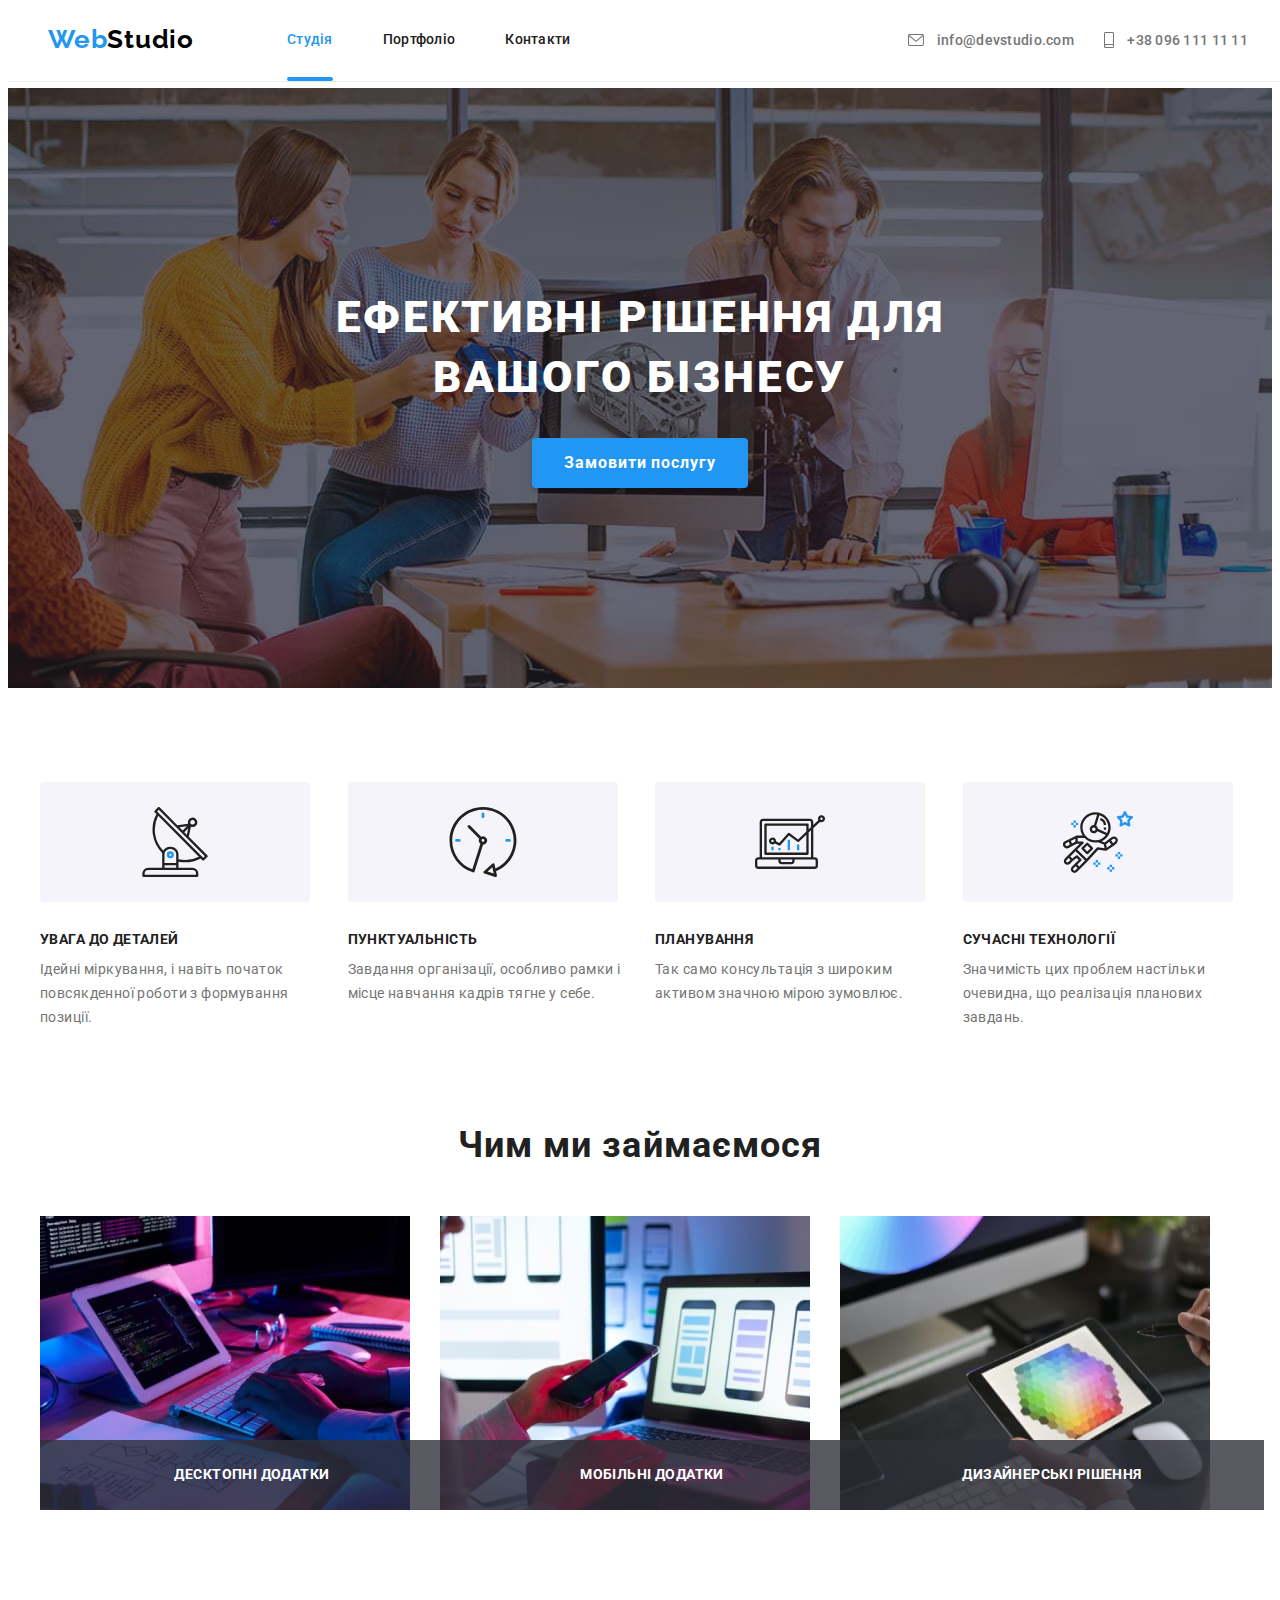
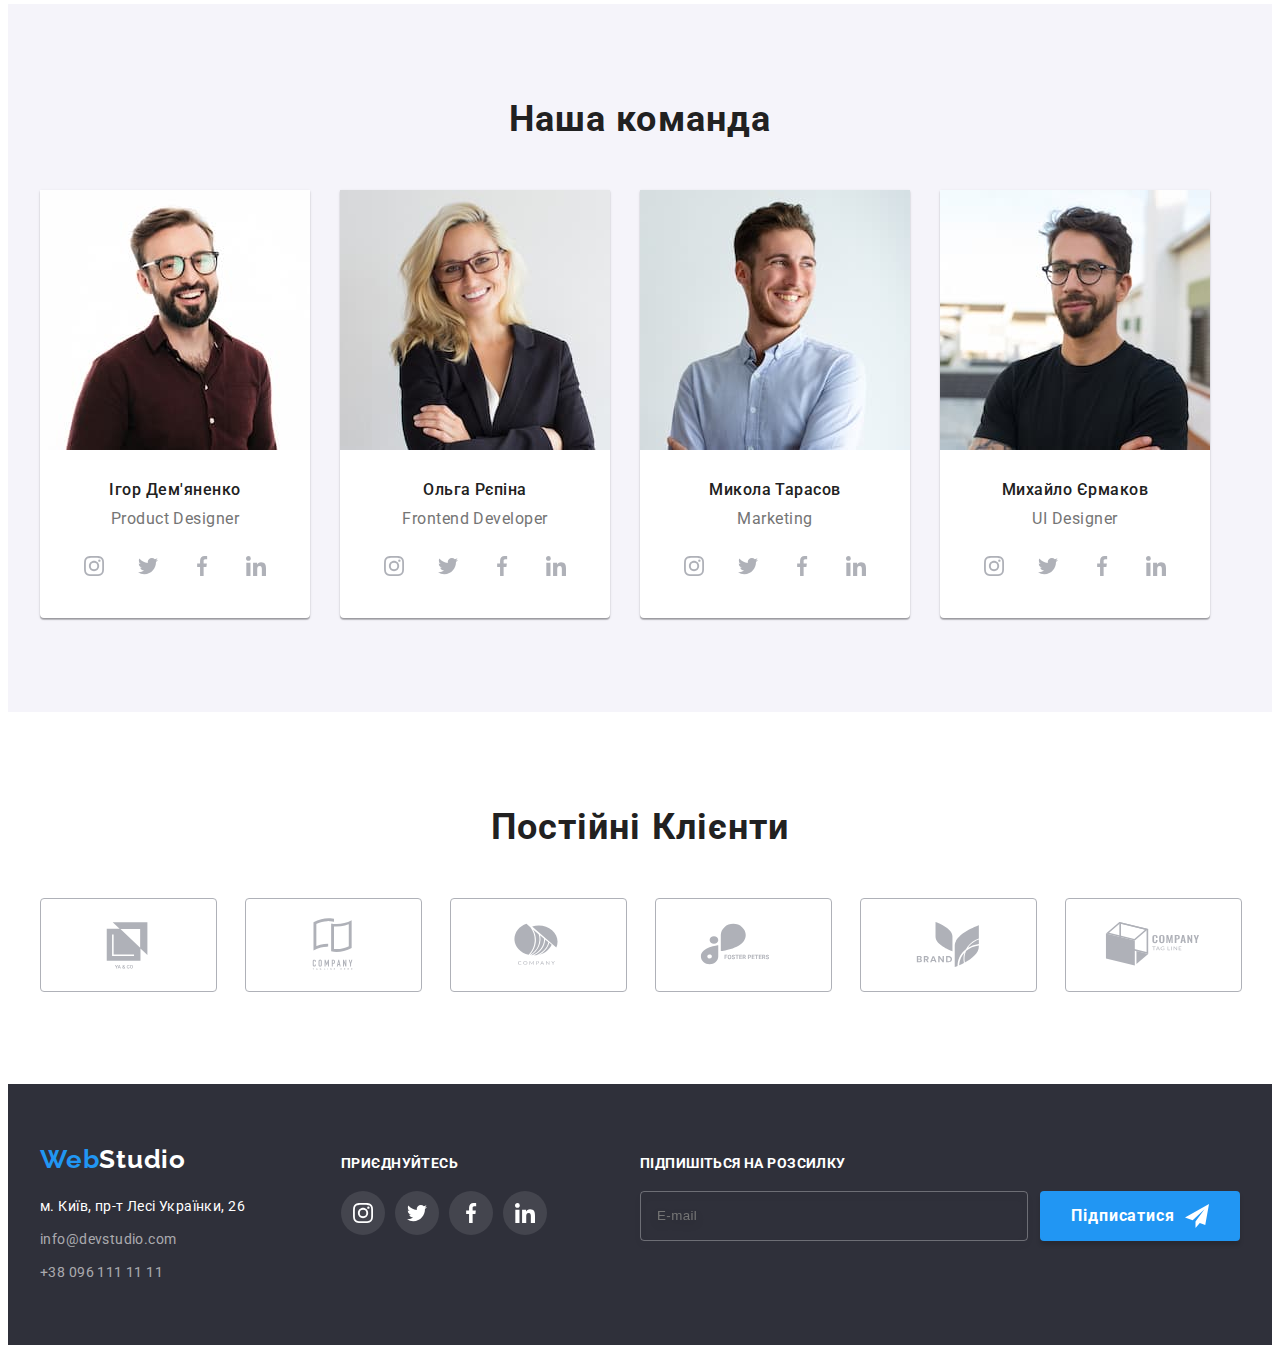
<file: index.html>
<!DOCTYPE html>
<html lang="uk">
  <head>
    <meta charset="UTF-8" />
    <meta http-equiv="X-UA-Compatible" content="IE=edge" />
    <meta name="viewport" content="width=device-width, initial-scale=1.0" />
    <title>Студія</title>
    <link rel="preconnect" href="https://fonts.googleapis.com" />
    <link rel="preconnect" href="https://fonts.gstatic.com" crossorigin />
    <link
      href="https://fonts.googleapis.com/css2?family=Raleway:wght@700&family=Roboto:wght@400;500;700;900&display=swap"
      rel="stylesheet"
    />
    <link
      rel="stylesheet"
      href="https://cdnjs.cloudflare.com/ajax/libs/modern-normalize/1.1.0/modern-normalize.min.css"
      integrity="sha512-wpPYUAdjBVSE4KJnH1VR1HeZfpl1ub8YT/NKx4PuQ5NmX2tKuGu6U/JRp5y+Y8XG2tV+wKQpNHVUX03MfMFn9Q=="
      crossorigin="anonymous"
      referrerpolicy="no-referrer"
    />
    <link rel="stylesheet" href="./css/styles.css" />
  </head>
  <body>
    <header class="header">
      <div class="navigation-container container">
        <nav class="navigation">
          <a class="logo-link link" href="./index.html" lang="en"
            ><span class="logo-accent">Web</span>Studio</a
          >
          <ul class="navigation-list list">
            <li class="navigation-item">
              <a class="navigation-link link active" href="./index.html">Студія</a>
            </li>
            <li class="navigation-item">
              <a class="navigation-link link" href="./portfolio.html">Портфоліо</a>
            </li>
            <li class="navigation-item"><a class="navigation-link link" href="">Контакти </a></li>
          </ul>
        </nav>
        <ul class="header-list list">
          <li class="header-list-item">
            <a class="header-list-link link" href="mailto:info@devstudio.com">
              <svg class="header-list-icon" width="16" height="16">
                <use href="./images/icon-sprite.svg#icon-envelope"></use>
              </svg>
              info@devstudio.com</a
            >
          </li>
          <li class="header-list-item">
            <a class="header-list-link link" href="tel:+380961111111">
              <svg class="header-list-icon" width="10" height="16">
                <use href="./images/icon-sprite.svg#icon-smartphone"></use>
              </svg>
              +38 096 111 11 11</a
            >
          </li>
        </ul>
      </div>
    </header>
    <main class="main">
      <!-- Ефективні рішення для вашого бізнесу -->
      <section class="hero-section section">
        <div class="hero-wrap">
          <div class="container">
            <h1 class="hero-title title">Ефективні рішення для вашого бізнесу</h1>
            <button class="hero-btn" type="button" data-modal-open>Замовити послугу</button>
          </div>
        </div>
      </section>
      <!-- Наші особливості -->
      <section class="feature-section section">
        <div class="container">
          <h2 class="visually-hidden">Наші особливості</h2>
          <ul class="feature-list list">
            <li class="feature-item">
              <div class="feature-rectangle">
                <svg class="feature-icon" width="70" height="70">
                  <use href="./images/icon-sprite.svg#icon-first-feature"></use>
                </svg>
              </div>
              <h3 class="feature-title title">Увага до деталей</h3>
              <p class="feature-text">
                Ідейні міркування, і навіть початок повсякденної роботи з формування позиції.
              </p>
            </li>
            <li class="feature-item">
              <div class="feature-rectangle">
                <svg class="feature-icon" width="70" height="70">
                  <use href="./images/icon-sprite.svg#icon-second-feature"></use>
                </svg>
              </div>
              <h3 class="feature-title title">Пунктуальність</h3>
              <p class="feature-text">
                Завдання організації, особливо рамки і місце навчання кадрів тягне у себе.
              </p>
            </li>
            <li class="feature-item">
              <div class="feature-rectangle">
                <svg class="feature-icon" width="70" height="70">
                  <use href="./images/icon-sprite.svg#icon-third-feature"></use>
                </svg>
              </div>
              <h3 class="feature-title title">Планування</h3>
              <p class="feature-text">
                Так само консультація з широким активом значною мірою зумовлює.
              </p>
            </li>
            <li class="feature-item">
              <div class="feature-rectangle">
                <svg class="feature-icon" width="70" height="70">
                  <use href="./images/icon-sprite.svg#icon-fourth-feature"></use>
                </svg>
              </div>
              <h3 class="feature-title title">Сучасні технології</h3>
              <p class="feature-text">
                Значимість цих проблем настільки очевидна, що реалізація планових завдань.
              </p>
            </li>
          </ul>
        </div>
      </section>
      <!-- Чим ми займаємося -->
      <section class="section">
        <div class="container">
          <h2 class="section-title title">Чим ми займаємося</h2>
          <ul class="whatwedo-list list">
            <li class="whatwedo-item">
              <div class="whatwedo-img-thumb">
                <img
                  class="image"
                  src="./images/main-whatwedo-img-1.jpg"
                  alt="людина пише код"
                  width="370"
                  height="294"
                />
                <div class="whatwedo-overlay">
                  <h3 class="whatwedo-overlay-title">Десктопні додатки</h3>
                </div>
              </div>
            </li>
            <li class="whatwedo-item">
              <div class="whatwedo-img-thumb">
                <img
                  class="image"
                  src="./images/main-whatwedo-img-2.jpg"
                  alt="людина перевіряю дизайн мобільного застосунку"
                  width="370"
                  height="294"
                />
                <div class="whatwedo-overlay">
                  <h3 class="whatwedo-overlay-title">Мобільні додатки</h3>
                </div>
              </div>
            </li>
            <li class="whatwedo-item">
              <div class="whatwedo-img-thumb">
                <img
                  class="image"
                  src="./images/main-whatwedo-img-3.jpg"
                  alt="дизайнер обирає колір"
                  width="370"
                  height="294"
                />
                <div class="whatwedo-overlay">
                  <h3 class="whatwedo-overlay-title">Дизайнерські рішення</h3>
                </div>
              </div>
            </li>
          </ul>
        </div>
      </section>
      <!-- Наша команда -->
      <section class="gray-background-section section">
        <div class="container">
          <h2 class="section-title title">Наша команда</h2>
          <ul class="team-list list">
            <li class="team-card">
              <img
                src="./images/main-ourteam-img-1.jpg"
                alt="фотокартка Ігоря Дем'яненко"
                width="270"
                height="260"
              />
              <div class="team-member-description">
                <h3 class="team-member-name title">Ігор Дем'яненко</h3>
                <p class="member-job-position" lang="en">Product Designer</p>
                <ul class="member-soc-list soc-list list">
                  <li class="member-soc-item soc-item">
                    <a
                      href=""
                      class="member-soc-link soc-link link outline-remover"
                      target="_blank"
                      rel="noopener noreferrer nofollow"
                      ><svg class="member-soc-icon soc-icon" width="20" height="20">
                        <use href="./images/icon-sprite.svg#icon-instagram"></use></svg
                    ></a>
                  </li>
                  <li class="member-soc-item soc-item">
                    <a
                      href=""
                      class="member-soc-link soc-link link outline-remover"
                      target="_blank"
                      rel="noopener noreferrer nofollow"
                      ><svg class="member-soc-icon soc-icon" width="20" height="20">
                        <use href="./images/icon-sprite.svg#icon-twitter"></use></svg
                    ></a>
                  </li>
                  <li class="member-soc-item soc-item">
                    <a
                      href=""
                      class="member-soc-link soc-link link outline-remover"
                      target="_blank"
                      rel="noopener noreferrer nofollow"
                      ><svg class="member-soc-icon soc-icon" width="20" height="20">
                        <use href="./images/icon-sprite.svg#icon-facebook"></use></svg
                    ></a>
                  </li>
                  <li class="member-soc-item soc-item">
                    <a
                      href=""
                      class="member-soc-link soc-link link outline-remover"
                      target="_blank"
                      rel="noopener noreferrer nofollow"
                      ><svg class="member-soc-icon soc-icon" width="20" height="20">
                        <use href="./images/icon-sprite.svg#icon-linkedin"></use></svg
                    ></a>
                  </li>
                </ul>
              </div>
            </li>
            <li class="team-card">
              <img
                src="./images/main-ourteam-img-2.jpg"
                alt="фотокартка Ольги Рєпіної"
                width="270"
                height="260"
              />
              <div class="team-member-description">
                <h3 class="team-member-name title">Ольга Рєпіна</h3>
                <p class="member-job-position" lang="en">Frontend Developer</p>
                <ul class="member-soc-list soc-list list">
                  <li class="member-soc-item soc-item">
                    <a
                      href=""
                      class="member-soc-link soc-link link outline-remover"
                      target="_blank"
                      rel="noopener noreferrer nofollow"
                      ><svg class="member-soc-icon soc-icon" width="20" height="20">
                        <use href="./images/icon-sprite.svg#icon-instagram"></use></svg
                    ></a>
                  </li>
                  <li class="member-soc-item soc-item">
                    <a
                      href=""
                      class="member-soc-link soc-link link outline-remover"
                      target="_blank"
                      rel="noopener noreferrer nofollow"
                      ><svg class="member-soc-icon soc-icon" width="20" height="20">
                        <use href="./images/icon-sprite.svg#icon-twitter"></use></svg
                    ></a>
                  </li>
                  <li class="member-soc-item soc-item">
                    <a
                      href=""
                      class="member-soc-link soc-link link outline-remover"
                      target="_blank"
                      rel="noopener noreferrer nofollow"
                      ><svg class="member-soc-icon soc-icon" width="20" height="20">
                        <use href="./images/icon-sprite.svg#icon-facebook"></use></svg
                    ></a>
                  </li>
                  <li class="member-soc-item soc-item">
                    <a
                      href=""
                      class="member-soc-link soc-link link outline-remover"
                      target="_blank"
                      rel="noopener noreferrer nofollow"
                      ><svg class="member-soc-icon soc-icon" width="20" height="20">
                        <use href="./images/icon-sprite.svg#icon-linkedin"></use></svg
                    ></a>
                  </li>
                </ul>
              </div>
            </li>
            <li class="team-card">
              <img
                src="./images/main-ourteam-img-3.jpg"
                alt="фотокартка Миколи Тарасова"
                width="270"
                height="260"
              />
              <div class="team-member-description">
                <h3 class="team-member-name title">Микола Тарасов</h3>
                <p class="member-job-position" lang="en">Marketing</p>
                <ul class="member-soc-list soc-list list">
                  <li class="member-soc-item soc-item">
                    <a
                      href=""
                      class="member-soc-link soc-link link outline-remover"
                      target="_blank"
                      rel="noopener noreferrer nofollow"
                      ><svg class="member-soc-icon soc-icon" width="20" height="20">
                        <use href="./images/icon-sprite.svg#icon-instagram"></use></svg
                    ></a>
                  </li>
                  <li class="member-soc-item soc-item">
                    <a
                      href=""
                      class="member-soc-link soc-link link outline-remover"
                      target="_blank"
                      rel="noopener noreferrer nofollow"
                      ><svg class="member-soc-icon soc-icon" width="20" height="20">
                        <use href="./images/icon-sprite.svg#icon-twitter"></use></svg
                    ></a>
                  </li>
                  <li class="member-soc-item soc-item">
                    <a
                      href=""
                      class="member-soc-link soc-link link outline-remover"
                      target="_blank"
                      rel="noopener noreferrer nofollow"
                      ><svg class="member-soc-icon soc-icon" width="20" height="20">
                        <use href="./images/icon-sprite.svg#icon-facebook"></use></svg
                    ></a>
                  </li>
                  <li class="member-soc-item soc-item">
                    <a
                      href=""
                      class="member-soc-link soc-link link outline-remover"
                      target="_blank"
                      rel="noopener noreferrer nofollow"
                      ><svg class="member-soc-icon soc-icon" width="20" height="20">
                        <use href="./images/icon-sprite.svg#icon-linkedin"></use></svg
                    ></a>
                  </li>
                </ul>
              </div>
            </li>
            <li class="team-card">
              <img
                src="./images/main-ourteam-img-4.jpg"
                alt="фотокартка Михайла Єрмакова"
                width="270"
                height="260"
              />
              <div class="team-member-description">
                <h3 class="team-member-name title">Михайло Єрмаков</h3>
                <p class="member-job-position" lang="en">
                  <abbr class="abbreviation" title="User interface">UI</abbr> Designer
                </p>
                <ul class="member-soc-list soc-list list">
                  <li class="member-soc-item soc-item">
                    <a
                      href=""
                      class="member-soc-link soc-link link outline-remover"
                      target="_blank"
                      rel="noopener noreferrer nofollow"
                      ><svg class="member-soc-icon soc-icon" width="20" height="20">
                        <use href="./images/icon-sprite.svg#icon-instagram"></use></svg
                    ></a>
                  </li>
                  <li class="member-soc-item soc-item">
                    <a
                      href=""
                      class="member-soc-link soc-link link outline-remover"
                      target="_blank"
                      rel="noopener noreferrer nofollow"
                      ><svg class="member-soc-icon soc-icon" width="20" height="20">
                        <use href="./images/icon-sprite.svg#icon-twitter"></use></svg
                    ></a>
                  </li>
                  <li class="member-soc-item soc-item">
                    <a
                      href=""
                      class="member-soc-link soc-link link outline-remover"
                      target="_blank"
                      rel="noopener noreferrer nofollow"
                      ><svg class="member-soc-icon soc-icon" width="20" height="20">
                        <use href="./images/icon-sprite.svg#icon-facebook"></use></svg
                    ></a>
                  </li>
                  <li class="member-soc-item soc-item">
                    <a
                      href=""
                      class="member-soc-link soc-link link outline-remover"
                      target="_blank"
                      rel="noopener noreferrer nofollow"
                      ><svg class="member-soc-icon soc-icon" width="20" height="20">
                        <use href="./images/icon-sprite.svg#icon-linkedin"></use></svg
                    ></a>
                  </li>
                </ul>
              </div>
            </li>
          </ul>
        </div>
      </section>
      <!-- Постійні клієнти -->
      <section class="section">
        <div class="container">
          <h2 class="section-title title">Постійні Клієнти</h2>
          <ul class="regularclients-list list">
            <li class="regularclients-item">
              <a
                href=""
                class="regularclients-link link outline-remover"
                target="_blank"
                rel="noopener noreferrer nofollow"
              >
                <svg class="regularclients-icon" width="106" height="60">
                  <use href="./images/icon-sprite.svg#icon-first-client-logo"></use>
                </svg>
              </a>
            </li>
            <li class="regularclients-item">
              <a
                href=""
                class="regularclients-link link outline-remover"
                target="_blank"
                rel="noopener noreferrer nofollow"
              >
                <svg class="regularclients-icon" width="106" height="60">
                  <use href="./images/icon-sprite.svg#icon-second-client-logo"></use>
                </svg>
              </a>
            </li>
            <li class="regularclients-item">
              <a
                href=""
                class="regularclients-link link outline-remover"
                target="_blank"
                rel="noopener noreferrer nofollow"
              >
                <svg class="regularclients-icon" width="106" height="60">
                  <use href="./images/icon-sprite.svg#icon-third-client-logo"></use>
                </svg>
              </a>
            </li>
            <li class="regularclients-item">
              <a
                href=""
                class="regularclients-link link outline-remover"
                target="_blank"
                rel="noopener noreferrer nofollow"
              >
                <svg class="regularclients-icon" width="106" height="60">
                  <use href="./images/icon-sprite.svg#icon-fourth-client-logo"></use>
                </svg>
              </a>
            </li>
            <li class="regularclients-item">
              <a
                href=""
                class="regularclients-link link outline-remover"
                target="_blank"
                rel="noopener noreferrer nofollow"
              >
                <svg class="regularclients-icon" width="106" height="60">
                  <use href="./images/icon-sprite.svg#icon-fifth-client-logo"></use>
                </svg>
              </a>
            </li>
            <li class="regularclients-item">
              <a
                href=""
                class="regularclients-link link outline-remover"
                target="_blank"
                rel="noopener noreferrer nofollow"
              >
                <svg class="regularclients-icon" width="106" height="60">
                  <use href="./images/icon-sprite.svg#icon-sixth-client-logo"></use>
                </svg>
              </a>
            </li>
          </ul>
        </div>
      </section>
    </main>
    <footer class="footer">
      <div class="container">
        <div class="footer-first-column">
          <a class="logo-link link" href="./index.html" lang="en"
            ><span class="logo-accent">Web</span>Studio</a
          >
          <address>
            <ul class="footer-address-list list">
              <li>
                <a
                  class="footer-address-item map-position link outline-remover"
                  href="https://goo.gl/maps/ELRzLiQ2vCGN3Ftp9"
                  target="_blank"
                  rel="noopener noreferrer nofollow"
                >
                  м. Київ, пр-т Лесі Українки, 26
                </a>
              </li>
              <li>
                <a class="footer-address-item link outline-remover" href="mailto:info@devstudio.com"
                  >info@devstudio.com</a
                >
              </li>
              <li>
                <a class="footer-address-item link outline-remover" href="tel:+380961111111"
                  >+38 096 111 11 11</a
                >
              </li>
            </ul>
          </address>
        </div>
        <div class="footer-second-column">
          <h2 class="footer-title">Приєднуйтесь</h2>
          <ul class="footer-soc-list soc-list list">
            <li class="footer-soc-item soc-item">
              <a
                href=""
                class="footer-soc-link soc-link link outline-remover"
                target="_blank"
                rel="noopener noreferrer nofollow"
                ><svg class="footer-soc-icon soc-icon" width="20" height="20">
                  <use href="./images/icon-sprite.svg#icon-instagram"></use></svg
              ></a>
            </li>
            <li class="footer-soc-item soc-item">
              <a
                href=""
                class="footer-soc-link soc-link link outline-remover"
                target="_blank"
                rel="noopener noreferrer nofollow"
                ><svg class="footer-soc-icon soc-icon" width="20" height="20">
                  <use href="./images/icon-sprite.svg#icon-twitter"></use></svg
              ></a>
            </li>
            <li class="footer-soc-item soc-item">
              <a
                href=""
                class="footer-soc-link soc-link link outline-remover"
                target="_blank"
                rel="noopener noreferrer nofollow"
                ><svg class="footer-soc-icon soc-icon" width="20" height="20">
                  <use href="./images/icon-sprite.svg#icon-facebook"></use></svg
              ></a>
            </li>
            <li class="footer-soc-item soc-item">
              <a
                href=""
                class="footer-soc-link soc-link link outline-remover"
                target="_blank"
                rel="noopener noreferrer nofollow"
                ><svg class="footer-soc-icon soc-icon" width="20" height="20">
                  <use href="./images/icon-sprite.svg#icon-linkedin"></use></svg
              ></a>
            </li>
          </ul>
        </div>
        <div class="footer-third-column">
          <h2 class="footer-title">
            <label for="footer-email-input">Підпишіться на розсилку</label>
          </h2>
          <form class="footer-subscribe-form">
            <input
              type="email"
              name="email"
              class="footer-email-input"
              id="footer-email-input"
              placeholder="E-mail"
            /><button type="submit" class="submit-btn">
              Підписатися<svg class="footer-send-icon" width="24" height="24">
                <use href="./images/icon-sprite.svg#icon-footer-send"></use>
              </svg>
            </button>
          </form>
        </div>
      </div>
    </footer>
    <!-- MODAL -->
    <div class="orderaservice-backdrop is-hidden" data-modal>
      <div class="orderaservice-modal">
        <button type="button" data-modal-close class="orderaservice-closebutton">
          <svg class="icon icon-close-button" width="18" height="18">
            <use href="./images/icon-sprite.svg#icon-close-button"></use>
          </svg>
        </button>
        <p class="orderaservice-modal-title title">Залиште свої дані, ми вам передзвонимо</p>
        <form>
          <ul class="orderaservice-modal-list list">
            <li class="orderaservice-list-item">
              <label class="orderaservice-input-label"
                ><span class="orderaservice-label-name">Ім'я</span
                ><span class="orderaservice-field-wrap">
                  <input
                    type="text"
                    name="name"
                    class="orderaservice-modal-field orderaservice-modal-input"
                    required
                  />
                  <svg class="icon-modal" width="18" height="18">
                    <use href="./images/icon-sprite.svg#icon-modal-name"></use>
                  </svg> </span
              ></label>
            </li>
            <li class="orderaservice-list-item">
              <label class="orderaservice-input-label"
                ><span class="orderaservice-label-name">Телефон</span
                ><span class="orderaservice-field-wrap">
                  <input
                    type="tel"
                    name="phone"
                    class="orderaservice-modal-field orderaservice-modal-input"
                    required />
                  <svg class="icon-modal" width="18" height="18">
                    <use href="./images/icon-sprite.svg#icon-modal-tel"></use></svg></span
              ></label>
            </li>
            <li class="orderaservice-list-item">
              <label class="orderaservice-input-label"
                ><span class="orderaservice-label-name">Пошта</span
                ><span class="orderaservice-field-wrap"
                  ><input
                    type="email"
                    name="email"
                    class="orderaservice-modal-field orderaservice-modal-input"
                    required /><svg class="icon-modal" width="18" height="18">
                    <use href="./images/icon-sprite.svg#icon-modal-email"></use></svg></span
              ></label>
            </li>
            <li class="orderaservice-list-item">
              <label class="orderaservice-input-label"
                ><span class="orderaservice-label-name">Коментар</span
                ><textarea
                  placeholder="Введіть текст"
                  name="coment"
                  class="orderaservice-modal-field orderaservice-modal-textarea"
                ></textarea>
              </label>
            </li>
          </ul>
          <div class="terms-field-wrap">
            <label class="orderaservice-checkbox-label">
              <input type="checkbox" value="terms" class="orderaservice-checkbox-engine" required />
              <svg class="terms-icon-unchecked" width="16" height="15">
                <use href="./images/icon-sprite.svg#icon-modal-checkbox-empty"></use>
              </svg>
              <svg class="terms-icon-checked" width="16" height="15">
                <use href="./images/icon-sprite.svg#icon-modal-checkbox"></use>
              </svg>
              <span class="orderaservice-terms-text">
                Погоджуюся з розсилкою та приймаю
                <a href="" class="orderaservice-terms-link">Умови договору</a>
              </span>
            </label>
          </div>
          <div class="submitbutton-wrap">
            <button type="submit" class="submit-btn">Відправити</button>
          </div>
        </form>
      </div>
    </div>
    <!-- Script -->
    <script src="./js/modal.js"></script>
  </body>
</html>
</file>
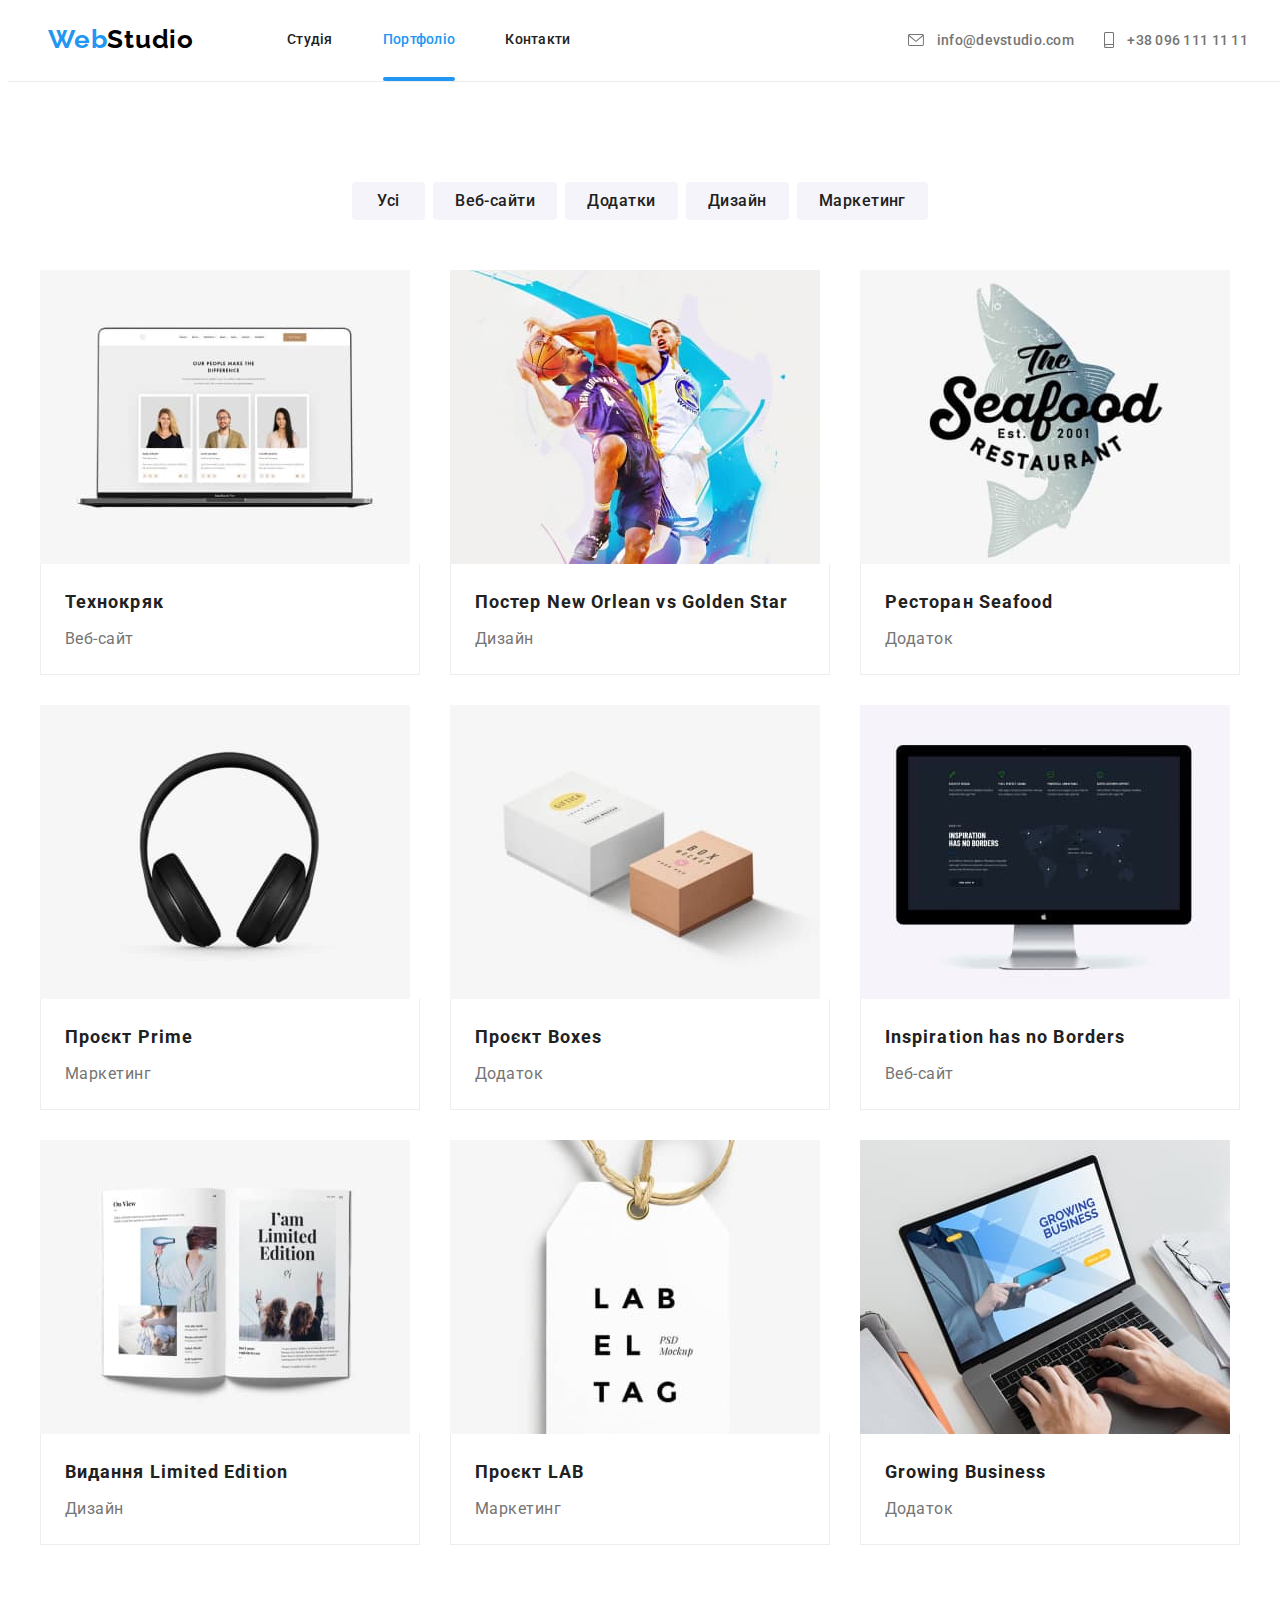
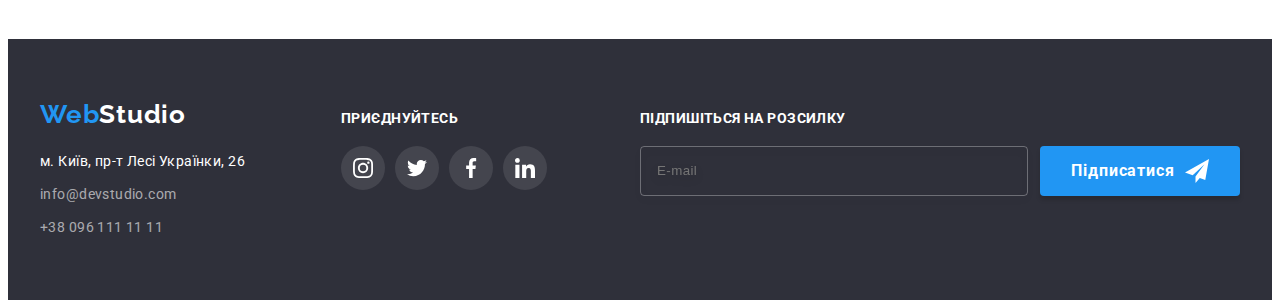
<file: portfolio.html>
<!DOCTYPE html>
<html lang="uk">
  <head>
    <meta charset="UTF-8" />
    <meta http-equiv="X-UA-Compatible" content="IE=edge" />
    <meta name="viewport" content="width=device-width, initial-scale=1.0" />
    <title>Портфоліо</title>
    <link rel="preconnect" href="https://fonts.googleapis.com" />
    <link rel="preconnect" href="https://fonts.gstatic.com" crossorigin />
    <link
      href="https://fonts.googleapis.com/css2?family=Raleway:wght@700&family=Roboto:wght@400;500;700;900&display=swap"
      rel="stylesheet"
    />
    <link
      rel="stylesheet"
      href="https://cdnjs.cloudflare.com/ajax/libs/modern-normalize/1.1.0/modern-normalize.min.css"
      integrity="sha512-wpPYUAdjBVSE4KJnH1VR1HeZfpl1ub8YT/NKx4PuQ5NmX2tKuGu6U/JRp5y+Y8XG2tV+wKQpNHVUX03MfMFn9Q=="
      crossorigin="anonymous"
      referrerpolicy="no-referrer"
    />
    <link rel="stylesheet" href="./css/styles.css" />
  </head>
  <body>
    <header class="header">
      <div class="navigation-container container">
        <nav class="navigation">
          <a class="logo-link link" href="./index.html" lang="en"
            ><span class="logo-accent">Web</span>Studio</a
          >
          <ul class="navigation-list list">
            <li class="navigation-item">
              <a class="navigation-link link" href="./index.html">Студія</a>
            </li>
            <li class="navigation-item">
              <a class="navigation-link link active" href="./portfolio.html">Портфоліо</a>
            </li>
            <li class="navigation-item"><a class="navigation-link link" href="">Контакти </a></li>
          </ul>
        </nav>
        <ul class="header-list list">
          <li class="header-list-item">
            <a class="header-list-link link" href="mailto:info@devstudio.com">
              <svg class="header-list-icon" width="16" height="16">
                <use href="./images/icon-sprite.svg#icon-envelope"></use>
              </svg>
              info@devstudio.com</a
            >
          </li>
          <li class="header-list-item">
            <a class="header-list-link link" href="tel:+380961111111">
              <svg class="header-list-icon" width="10" height="16">
                <use href="./images/icon-sprite.svg#icon-smartphone"></use>
              </svg>
              +38 096 111 11 11</a
            >
          </li>
        </ul>
      </div>
    </header>
    <main class="main">
      <!-- Портфоліо -->
      <section class="section">
        <div class="container">
          <h1 class="visually-hidden">Портфоліо</h1>
          <ul class="filter-list list">
            <li class="filter-item">
              <button class="filter-btn outline-remover" type="button">Усі</button>
            </li>
            <li class="filter-item">
              <button class="filter-btn outline-remover" type="button">Веб-сайти</button>
            </li>
            <li class="filter-item">
              <button class="filter-btn outline-remover" type="button">Додатки</button>
            </li>
            <li class="filter-item">
              <button class="filter-btn outline-remover" type="button">Дизайн</button>
            </li>
            <li class="filter-item">
              <button class="filter-btn outline-remover" type="button">Маркетинг</button>
            </li>
          </ul>
          <ul class="portfolio-list list">
            <li class="portfolio-card">
              <a href="" class="portfolio-card-link link outline-remover">
                <div class="portfolio-img-thumb">
                  <img
                    src="./images/portfolio-img-1.jpg"
                    alt="демонстрація сайту на ноутбуці"
                    width="370"
                    height="294"
                  />
                  <div class="portfolio-img-overlay">
                    <p class="portfolio-overlay-text">
                      Ресурс пропонує комплексні пропозиції з різним рівнем функціоналу та сервісів.
                      Все це дозволить відвідувачу отримати вичерпні відомості про компанію чи
                      приватну особу.
                    </p>
                  </div>
                </div>
                <div class="portfolio-card-description">
                  <h2 class="portfolio-card-title title">Технокряк</h2>
                  <p class="portfolio-card-text">Веб-сайт</p>
                </div>
              </a>
            </li>
            <li class="portfolio-card">
              <a href="" class="portfolio-card-link link outline-remover">
                <div class="portfolio-img-thumb">
                  <img
                    src="./images/portfolio-img-2.jpg"
                    alt="постер команди"
                    width="370"
                    height="294"
                  />
                  <div class="portfolio-img-overlay">
                    <p class="portfolio-overlay-text">
                      Ресурс пропонує комплексні пропозиції з різним рівнем функціоналу та сервісів.
                      Все це дозволить відвідувачу отримати вичерпні відомості про компанію чи
                      приватну особу.
                    </p>
                  </div>
                </div>
                <div class="portfolio-card-description">
                  <h2 class="portfolio-card-title title">
                    Постер <span lang="en">New Orlean vs Golden Star</span>
                  </h2>
                  <p class="portfolio-card-text">Дизайн</p>
                </div>
              </a>
            </li>
            <li class="portfolio-card">
              <a href="" class="portfolio-card-link link outline-remover">
                <div class="portfolio-img-thumb">
                  <img
                    src="./images/portfolio-img-3.jpg"
                    alt="логотип ресторану"
                    width="370"
                    height="294"
                  />
                  <div class="portfolio-img-overlay">
                    <p class="portfolio-overlay-text">
                      Ресурс пропонує комплексні пропозиції з різним рівнем функціоналу та сервісів.
                      Все це дозволить відвідувачу отримати вичерпні відомості про компанію чи
                      приватну особу.
                    </p>
                  </div>
                </div>
                <div class="portfolio-card-description">
                  <h2 class="portfolio-card-title title">
                    Ресторан <span lang="en">Seafood</span>
                  </h2>
                  <p class="portfolio-card-text">Додаток</p>
                </div>
              </a>
            </li>
            <li class="portfolio-card">
              <a href="" class="portfolio-card-link link outline-remover">
                <div class="portfolio-img-thumb">
                  <img
                    src="./images/portfolio-img-4.jpg"
                    alt="навушники"
                    width="370"
                    height="294"
                  />
                  <div class="portfolio-img-overlay">
                    <p class="portfolio-overlay-text">
                      Ресурс пропонує комплексні пропозиції з різним рівнем функціоналу та сервісів.
                      Все це дозволить відвідувачу отримати вичерпні відомості про компанію чи
                      приватну особу.
                    </p>
                  </div>
                </div>
                <div class="portfolio-card-description">
                  <h2 class="portfolio-card-title title">Проєкт <span lang="en">Prime</span></h2>
                  <p class="portfolio-card-text">Маркетинг</p>
                </div>
              </a>
            </li>
            <li class="portfolio-card">
              <a href="" class="portfolio-card-link link outline-remover">
                <div class="portfolio-img-thumb">
                  <img
                    src="./images/portfolio-img-5.jpg"
                    alt="дві коробки"
                    width="370"
                    height="294"
                  />
                  <div class="portfolio-img-overlay">
                    <p class="portfolio-overlay-text">
                      Ресурс пропонує комплексні пропозиції з різним рівнем функціоналу та сервісів.
                      Все це дозволить відвідувачу отримати вичерпні відомості про компанію чи
                      приватну особу.
                    </p>
                  </div>
                </div>
                <div class="portfolio-card-description">
                  <h2 class="portfolio-card-title title">Проєкт <span lang="en">Boxes</span></h2>
                  <p class="portfolio-card-text">Додаток</p>
                </div>
              </a>
            </li>
            <li class="portfolio-card">
              <a href="" class="portfolio-card-link link outline-remover">
                <div class="portfolio-img-thumb">
                  <img
                    src="./images/portfolio-img-6.jpg"
                    alt="демонстрація сайту на екрані компʼютера"
                    width="370"
                    height="294"
                  />
                  <div class="portfolio-img-overlay">
                    <p class="portfolio-overlay-text">
                      Ресурс пропонує комплексні пропозиції з різним рівнем функціоналу та сервісів.
                      Все це дозволить відвідувачу отримати вичерпні відомості про компанію чи
                      приватну особу.
                    </p>
                  </div>
                </div>
                <div class="portfolio-card-description">
                  <h2 class="portfolio-card-title title">
                    <span lang="en">Inspiration has no Borders</span>
                  </h2>
                  <p class="portfolio-card-text">Веб-сайт</p>
                </div>
              </a>
            </li>
            <li class="portfolio-card">
              <a href="" class="portfolio-card-link link outline-remover">
                <div class="portfolio-img-thumb">
                  <img
                    src="./images/portfolio-img-7.jpg"
                    alt="розгорнутий журнал"
                    width="370"
                    height="294"
                  />
                  <div class="portfolio-img-overlay">
                    <p class="portfolio-overlay-text">
                      Ресурс пропонує комплексні пропозиції з різним рівнем функціоналу та сервісів.
                      Все це дозволить відвідувачу отримати вичерпні відомості про компанію чи
                      приватну особу.
                    </p>
                  </div>
                </div>
                <div class="portfolio-card-description">
                  <h2 class="portfolio-card-title title">Видання <span>Limited Edition</span></h2>
                  <p class="portfolio-card-text">Дизайн</p>
                </div>
              </a>
            </li>
            <li class="portfolio-card">
              <a href="" class="portfolio-card-link link outline-remover">
                <div class="portfolio-img-thumb">
                  <img
                    src="./images/portfolio-img-8.jpg"
                    alt="бейдж з картону"
                    width="370"
                    height="294"
                  />
                  <div class="portfolio-img-overlay">
                    <p class="portfolio-overlay-text">
                      Ресурс пропонує комплексні пропозиції з різним рівнем функціоналу та сервісів.
                      Все це дозволить відвідувачу отримати вичерпні відомості про компанію чи
                      приватну особу.
                    </p>
                  </div>
                </div>
                <div class="portfolio-card-description">
                  <h2 class="portfolio-card-title title">Проєкт <span lang="en">LAB</span></h2>
                  <p class="portfolio-card-text">Маркетинг</p>
                </div>
              </a>
            </li>
            <li class="portfolio-card">
              <a href="" class="portfolio-card-link link outline-remover">
                <div class="portfolio-img-thumb">
                  <img
                    src="./images/portfolio-img-9.jpg"
                    alt="демонстрація додатку на ноутбуці"
                    width="370"
                    height="294"
                  />
                  <div class="portfolio-img-overlay">
                    <p class="portfolio-overlay-text">
                      Ресурс пропонує комплексні пропозиції з різним рівнем функціоналу та сервісів.
                      Все це дозволить відвідувачу отримати вичерпні відомості про компанію чи
                      приватну особу.
                    </p>
                  </div>
                </div>
                <div class="portfolio-card-description">
                  <h2 class="portfolio-card-title title">
                    <span lang="en">Growing Business</span>
                  </h2>
                  <p class="portfolio-card-text">Додаток</p>
                </div>
              </a>
            </li>
          </ul>
        </div>
      </section>
    </main>
    <footer class="footer">
      <div class="container">
        <div class="footer-first-column">
          <a class="logo-link link" href="./index.html" lang="en"
            ><span class="logo-accent">Web</span>Studio</a
          >
          <address>
            <ul class="footer-address-list list">
              <li>
                <a
                  class="footer-address-item map-position link outline-remover"
                  href="https://goo.gl/maps/ELRzLiQ2vCGN3Ftp9"
                  target="_blank"
                  rel="noopener noreferrer nofollow"
                >
                  м. Київ, пр-т Лесі Українки, 26
                </a>
              </li>
              <li>
                <a class="footer-address-item link outline-remover" href="mailto:info@devstudio.com"
                  >info@devstudio.com</a
                >
              </li>
              <li>
                <a class="footer-address-item link outline-remover" href="tel:+380961111111"
                  >+38 096 111 11 11</a
                >
              </li>
            </ul>
          </address>
        </div>
        <div class="footer-second-column">
          <h2 class="footer-title">Приєднуйтесь</h2>
          <ul class="footer-soc-list soc-list list">
            <li class="footer-soc-item soc-item">
              <a
                href=""
                class="footer-soc-link soc-link link outline-remover"
                target="_blank"
                rel="noopener noreferrer nofollow"
                ><svg class="footer-soc-icon soc-icon" width="20" height="20">
                  <use href="./images/icon-sprite.svg#icon-instagram"></use></svg
              ></a>
            </li>
            <li class="footer-soc-item soc-item">
              <a
                href=""
                class="footer-soc-link soc-link link outline-remover"
                target="_blank"
                rel="noopener noreferrer nofollow"
                ><svg class="footer-soc-icon soc-icon" width="20" height="20">
                  <use href="./images/icon-sprite.svg#icon-twitter"></use></svg
              ></a>
            </li>
            <li class="footer-soc-item soc-item">
              <a
                href=""
                class="footer-soc-link soc-link link outline-remover"
                target="_blank"
                rel="noopener noreferrer nofollow"
                ><svg class="footer-soc-icon soc-icon" width="20" height="20">
                  <use href="./images/icon-sprite.svg#icon-facebook"></use></svg
              ></a>
            </li>
            <li class="footer-soc-item soc-item">
              <a
                href=""
                class="footer-soc-link soc-link link outline-remover"
                target="_blank"
                rel="noopener noreferrer nofollow"
                ><svg class="footer-soc-icon soc-icon" width="20" height="20">
                  <use href="./images/icon-sprite.svg#icon-linkedin"></use></svg
              ></a>
            </li>
          </ul>
        </div>
        <div class="footer-third-column">
          <h2 class="footer-title">
            <label for="footer-email-input">Підпишіться на розсилку</label>
          </h2>
          <form class="footer-subscribe-form">
            <input
              type="email"
              name="email"
              class="footer-email-input"
              id="footer-email-input"
              placeholder="E-mail"
            /><button type="submit" class="submit-btn">
              Підписатися<svg class="footer-send-icon" width="24" height="24">
                <use href="./images/icon-sprite.svg#icon-footer-send"></use>
              </svg>
            </button>
          </form>
        </div>
      </div>
    </footer>
  </body>
</html>
</file>
<file: css/styles.css>
:root {
  --main-transition: 250ms cubic-bezier(0.4, 0, 0.2, 1);

  --header-border-color: #ececec;
  --primary-text-color: #757575;
  --title-text-color: #212121;
  --accent-color: #2196f3;
  --main-btn-active-color: #188ce8;
  --white-text-color: #ffffff;
  --active-button-text-color: #ffffff;
  --whatwedo-overlay-bg-color: rgba(47, 48, 58, 0.8);
  --card-bg-color: #ffffff;
  --main-bg-color: #ffffff;
  --secondary-bg-color: #f5f4fa;
  --dark-bg-color: #2f303a;
  --hero-reserv-bg-color: #c4c4c4;
  --unactive-button-bg-color: #f5f4fa;
  --footer-address-secondary-color: rgba(255, 255, 255, 0.6);
  --main-black-color: #000000;
  --portfolio-card-border-color: #eeeeee;
  --unactive-svg-color: #afb1b8;
  --unactive-footer-svg-bg-color: rgba(255, 255, 255, 0.1);
  --portfolio-overlay-bg-color: rgba(33, 150, 243, 0.9);
}

body {
  font-family: 'Roboto', sans-serif;
  background-color: var(--main-bg-color);
  color: var(--primary-text-color);
}

p,
h1,
h2,
h3,
h4,
h5,
h6 {
  margin: 0;
}

ol,
ul {
  margin: 0;
  padding-left: 0;
}

img {
  display: block;
  max-width: 100%;
  height: auto;
}

.list {
  list-style-type: none;
}

.link {
  text-decoration: none;

  color: inherit;
}

.outline-remover:focus {
  outline: inherit;
}

.title {
  color: var(--title-text-color);
}

.container {
  width: 1200px;
  margin-left: auto;
  margin-right: auto;
  padding-left: 15px;
  padding-right: 15px;
}

.section {
  padding-top: 94px;
  padding-bottom: 94px;
}

/* --------------HEADER----------------- */

.header {
  position: fixed;
  top: 0;
  z-index: 2;
  width: 100vw;
  border-bottom: solid 1px;
  background-color: var(--main-bg-color);
  border-color: var(--header-border-color);
}
.logo-link {
  display: inline-block;
  padding-top: 24px;
  padding-bottom: 25px;

  font-family: 'Raleway', sans-serif;
  font-style: normal;
  font-weight: 700;
  font-size: 26px;
  line-height: 1.2;
  letter-spacing: 0.03em;

  color: var(--main-black-color);
}

.logo-accent {
  color: var(--accent-color);
}

.navigation-item {
  position: relative;
  font-weight: 500;
  font-size: 14px;
  line-height: 1.14;
  letter-spacing: 0.02em;
  color: var(--title-text-color);
}

.navigation-link,
.header-list-link {
  display: inline-block;
  padding-top: 32px;
  padding-bottom: 32px;
  transition: color var(--main-transition);
}

.navigation-link.active::after {
  content: '';
  position: absolute;
  bottom: -1px;
  left: 0;
  width: 100%;
  height: 4px;
  background: var(--accent-color);
  border-radius: 2px;
}

.header-list-item {
  font-weight: 500;
  font-size: 14px;
  line-height: 1.14;
  letter-spacing: 0.02em;

  color: var(--primary-text-color);
}

.navigation-container,
.navigation {
  display: flex;
  align-items: center;
}

.navigation-list {
  display: flex;
  margin-left: 93px;
}

.header-list {
  display: flex;
  margin-left: auto;
  fill: currentColor;
}

.navigation-item:not(:last-child) {
  margin-right: 50px;
}

.header-list-item:not(:last-child) {
  margin-right: 30px;
}

.header-list-icon {
  vertical-align: text-bottom;
  margin-right: 10px;
}

/* --------------HERO----------------- */

.main {
  padding-top: 80px;
}

.section.hero-section {
  text-align: center;
  padding-top: 0;
  padding-bottom: 0;
}

.hero-wrap {
  max-width: 1600px;
  height: 100%;
  margin-left: auto;
  margin-right: auto;
  padding-top: 200px;
  padding-bottom: 200px;

  background-color: var(--hero-reserv-bg-color);

  background-image: linear-gradient(rgba(47, 48, 58, 0.4), rgba(47, 48, 58, 0.4)),
    url(../images/hero-bg-img.jpg);
  background-repeat: no-repeat;
  background-position: center;
  background-size: cover;
}

.hero-title {
  max-width: 696px;
  margin-left: auto;
  margin-right: auto;
  margin-bottom: 30px;

  font-weight: 900;
  font-size: 44px;
  line-height: 1.36;
  letter-spacing: 0.06em;
  text-transform: uppercase;

  color: var(--white-text-color);
}

.hero-btn {
  padding: 10px 32px;
  min-width: 200px;

  font-family: inherit;
  font-weight: 700;
  font-size: 16px;
  line-height: 1.88;
  letter-spacing: 0.06em;
  border: transparent;
  border-radius: 4px;
  cursor: pointer;

  transition: background-color var(--main-transition);

  background-color: var(--accent-color);
  color: var(--active-button-text-color);
  box-shadow: 0px 4px 4px rgba(0, 0, 0, 0.15);
  border-radius: 4px;
}

.hero-btn:hover,
.hero-btn:focus {
  background-color: var(--main-btn-active-color);
}

/* --------------FEATURES----------------- */

.feature-section.section {
  padding-bottom: 0;
}

.visually-hidden {
  position: absolute;
  white-space: nowrap;
  width: 1px;
  height: 1px;
  overflow: hidden;
  border: 0;
  padding: 0;
  clip: rect(0 0 0 0);
  clip-path: inset(50%);
  margin: -1px;
}

.feature-list {
  display: flex;
  gap: 30px;
}

.feature-item {
  flex-basis: calc((100% - 90px) / 4);
}

.feature-rectangle {
  display: flex;
  justify-content: center;
  align-items: center;
  height: 120px;
  width: 270px;
  margin-bottom: 30px;

  background-color: #f5f4fa;
  border-radius: 4px;
}

.feature-title {
  margin-bottom: 10px;

  font-size: 14px;
  line-height: 1.14;
  letter-spacing: 0.03em;
  text-transform: uppercase;
}

.feature-text {
  font-size: 14px;
  line-height: 1.71;
  letter-spacing: 0.03em;
}

/* --------------WHATWEDO----------------- */

.section-title {
  margin-bottom: 50px;

  font-size: 36px;
  line-height: 1.17;
  text-align: center;
  letter-spacing: 0.03em;
}

.whatwedo-list {
  display: flex;
  flex-wrap: wrap;
  gap: 30px;
}

.whatwedo-item {
  flex-basis: ((100% - 60px) / 4);
}

.whatwedo-img-thumb {
  position: relative;
  width: 100%;
  height: 100%;
}

.whatwedo-overlay {
  position: absolute;
  bottom: 0;

  width: 100%;
  padding: 27px;
  text-align: center;
  background-color: var(--whatwedo-overlay-bg-color);
}

.whatwedo-overlay-title {
  font-size: 14px;
  line-height: 1.14;
  letter-spacing: 0.03em;
  text-transform: uppercase;
  color: var(--white-text-color);
}

/* --------------OURTEAM----------------- */

.gray-background-section {
  background-color: var(--secondary-bg-color);
}

.team-list {
  display: flex;
  flex-wrap: wrap;
  gap: 30px;
}

.team-card {
  flex-basis: ((100% - 90px) / 4);
  background-color: var(--card-bg-color);
  box-shadow: 0px 1px 3px rgba(0, 0, 0, 0.12), 0px 1px 1px rgba(0, 0, 0, 0.14),
    0px 2px 1px rgba(0, 0, 0, 0.2);
  border-radius: 0px 0px 4px 4px;
}

.team-member-description {
  padding: 30px;
}

.team-member-name {
  margin-bottom: 10px;

  font-weight: 500;
  font-size: 16px;
  line-height: 1.19;
  text-align: center;
  letter-spacing: 0.03em;
}

.member-job-position {
  margin-bottom: 16px;

  font-size: 16px;
  line-height: 1.19;
  text-align: center;
  letter-spacing: 0.03em;
}

.member-job-position .abbreviation {
  text-decoration: none;
}

.soc-list {
  display: flex;
  gap: 10px;
}

.member-soc-list {
  justify-content: center;
}

.soc-item {
  height: 44px;
  width: 44px;
}

.soc-link {
  display: flex;
  justify-content: center;
  align-items: center;
  height: 100%;
  width: 100%;

  transition: color var(--main-transition), background-color var(--main-transition);

  border-radius: 50%;
  background-color: transparent;
  fill: currentColor;
}

.member-soc-link {
  color: var(--unactive-svg-color);
  background-color: transparent;
}

.soc-link:hover,
.soc-link:focus {
  color: var(--active-button-text-color);
  background-color: var(--accent-color);
}

/* ----------REGULARCLIENTS------------- */

.regularclients-list {
  display: flex;
  flex-wrap: wrap;
  gap: 30px;
}

.regularclients-item {
  width: calc((100% - 150px) / 6);
  height: 92px;
}
.regularclients-link {
  display: flex;
  justify-content: center;
  align-items: center;
  width: 100%;
  height: 100%;

  transition: border-color var(--main-transition), color var(--main-transition);

  border: 1px solid;
  border-color: var(--unactive-svg-color);
  border-radius: 4px;
  color: var(--unactive-svg-color);
  fill: currentColor;
}

.regularclients-link:hover,
.regularclients-link:focus {
  border-color: var(--accent-color);
  color: var(--accent-color);
}

/* --------------FOOTER----------------- */

.footer {
  padding-top: 60px;
  padding-bottom: 60px;

  background-color: var(--dark-bg-color);
}

.footer .container {
  display: flex;
  align-items: baseline;
}

.footer-first-column {
  width: 231px;
  margin-right: 70px;
  flex-shrink: 0;
}

.footer .logo-link {
  margin-bottom: 20px;
  padding: 0;

  color: var(--white-text-color);
}

.footer-address-list {
  font-style: normal;
  font-size: 14px;
  line-height: 1.71;
  letter-spacing: 0.03em;

  color: var(--footer-address-secondary-color);
}

.footer-address-list li:not(:last-child) {
  margin-bottom: 9px;
}

.footer-address-item {
  transition: color var(--main-transition);
}

.map-position {
  color: var(--white-text-color);
}

.navigation-link.active,
.navigation-link:hover,
.navigation-link:focus,
.header-list-link:hover,
.header-list-link:focus,
.footer-address-item:hover,
.footer-address-item:focus {
  color: var(--accent-color);
}

.footer-second-column {
  margin-right: 93px;
}

.footer-title {
  font-size: 14px;
  line-height: calc(16 / 14);
  letter-spacing: 0.03em;
  text-transform: uppercase;
  margin-bottom: 20px;
  user-select: none;

  color: var(--white-text-color);
}

.footer-soc-link {
  color: var(--white-text-color);
  background-color: var(--unactive-footer-svg-bg-color);
}

.footer-third-column {
  width: 100%;
}

.footer-subscribe-form {
  display: flex;
  height: 50px;
  gap: 12px;
}

.footer-email-input {
  flex-grow: 1;
  padding-left: 16px;

  line-height: 1.25;
  letter-spacing: 0.03em;

  color: var(--white-text-color);
  background-color: transparent;
  border: 1px solid;
  border-color: rgba(255, 255, 255, 0.3);
  border-radius: 4px;
  outline: transparent;
  filter: drop-shadow(0px 4px 4px rgba(0, 0, 0, 0.15));
  transition: border-color var(--main-transition);
}

.footer-email-input:focus {
  border-color: var(--accent-color);
}

.submit-btn {
  padding-top: 10px;
  padding-bottom: 10px;
  width: 200px;

  font-family: inherit;
  font-weight: 700;
  font-size: 16px;
  line-height: 1.88;
  letter-spacing: 0.06em;
  border: transparent;
  border-radius: 4px;
  cursor: pointer;

  transition: background-color var(--main-transition);

  background-color: var(--accent-color);
  color: var(--active-button-text-color);
  box-shadow: 0px 4px 4px rgba(0, 0, 0, 0.15);
  border-radius: 4px;
}

.footer .submit-btn {
  /* padding: 0; */
  display: flex;
  align-items: center;
  justify-content: center;
  gap: 10px;
}

.submit-btn:hover,
.submit-btn:focus {
  background-color: var(--main-btn-active-color);
}

.footer-send-icon {
  fill: var(--active-button-text-color);
}

/* ----------------MODAL------------------- */

.orderaservice-backdrop {
  width: 100%;
  height: 100%;
  background-color: rgba(0, 0, 0, 0.2);
  position: fixed;
  z-index: 2;
  top: 0;
  left: 0;
  transition: opacity var(--main-transition), visibility var(--main-transition);
}

.orderaservice-modal {
  width: 528px;
  min-height: 581px;
  position: absolute;
  top: 50%;
  left: 50%;
  transform: translate(-50%, -50%) scale(1);
  transition: transform var(--main-transition);
  padding: 40px;

  background-color: var(--main-bg-color);
  box-shadow: 0px 1px 3px rgba(0, 0, 0, 0.12), 0px 1px 1px rgba(0, 0, 0, 0.14),
    0px 2px 1px rgba(0, 0, 0, 0.2);
  border-radius: 4px;
}

.orderaservice-backdrop.is-hidden .orderaservice-modal {
  transform: translate(-50%, -50%) scale(1.1);
}

.orderaservice-backdrop.is-hidden {
  opacity: 0;
  visibility: hidden;
  pointer-events: none;
}

.orderaservice-closebutton {
  position: absolute;
  padding: 0;
  top: 14px;
  right: 14px;
  display: flex;
  justify-content: center;
  align-items: center;
  width: 30px;
  height: 30px;
  background-color: transparent;
  border: 1px solid rgba(0, 0, 0, 0.1);
  border-radius: 50%;
  cursor: pointer;
}

.orderaservice-modal-title {
  margin-bottom: 12px;
  font-weight: 700;
  font-size: 20px;
  line-height: 1.15;
  text-align: center;
  letter-spacing: 0.03em;
}

.orderaservice-label-name {
  display: block;
  margin-bottom: 4px;
  font-size: 12px;
  line-height: 14px;
  letter-spacing: 0.01em;
  user-select: none;
}

.orderaservice-modal-list {
  margin-bottom: 20px;
}

.orderaservice-list-item:not(:last-child) {
  margin-bottom: 10px;
}

.orderaservice-field-wrap {
  position: relative;
}

.icon-modal {
  position: absolute;
  top: 50%;
  left: 12px;
  transform: translateY(-50%);
  transition: fill var(--main-transition);
}

.orderaservice-modal-input:focus + .icon-modal {
  fill: var(--accent-color);
}

.orderaservice-modal-field {
  display: block;
  width: 100%;
  font-size: 12px;
  line-height: 14px;
  letter-spacing: 0.01em;
  border: 1px solid;
  border-color: rgba(33, 33, 33, 0.2);
  border-radius: 4px;
  outline: transparent;
  transition: border-color var(--main-transition);
}

.orderaservice-modal-field:focus {
  border-color: var(--accent-color);
}

.orderaservice-modal-input {
  height: 40px;
  padding-left: 42px;
}

.orderaservice-modal-textarea {
  resize: none;
  height: 120px;
  padding: 12px 16px;
}

.terms-field-wrap {
  display: block;
  padding-left: 14px;
  margin-bottom: 30px;
}

.orderaservice-checkbox-label {
  position: relative;

  font-size: 14px;
  line-height: 1.71;
  letter-spacing: 0.03em;
}

.orderaservice-terms-text {
  margin-left: 22px;
  user-select: none;
}

.orderaservice-terms-link {
  color: var(--accent-color);
  text-decoration-skip-ink: none;
}

.terms-icon-unchecked {
  position: absolute;
  top: 50%;
  left: 0px;
  transform: translateY(-50%);
  transition: color var(--main-transition);
  fill: currentColor;
  color: var(--title-text-color);
}

.terms-icon-checked {
  position: absolute;
  top: 50%;
  left: 0px;
  transform: translateY(-50%);
  background-color: var(--accent-color);
  border-color: #ffffff;
  border-radius: 2px;
  color: var(--white-text-color);
  fill: currentColor;
}

.orderaservice-checkbox-engine {
  position: absolute;
  top: 57%;
  left: 2.5px;
  transform: translateY(-50%);
  white-space: nowrap;
  overflow: hidden;
  border: 0;
  padding: 0;
  clip: rect(0 0 0 0);
  clip-path: inset(50%);
  margin: -1px;
}

.orderaservice-checkbox-engine:checked ~ .terms-icon-unchecked {
  opacity: 0;
  transform: translateY(-50%);
}

.orderaservice-checkbox-engine:not(:checked) ~ .terms-icon-checked {
  opacity: 0;
  transform: translateY(-50%);
}

.orderaservice-checkbox-engine:focus ~ .terms-icon-unchecked {
  color: var(--accent-color);
}

.submitbutton-wrap {
  display: flex;
  justify-content: center;
}

.submitbutton-wrap .submit-btn {
  text-align: center;
  display: block;
}

/* --------------PORTFOLIO----------------- */
/* ----------------PAGE-------------------- */

.filter-list {
  display: flex;
  justify-content: center;
  gap: 8px;
  margin-bottom: 50px;
}

.filter-btn {
  min-width: 73px;
  padding: 6px 22px;

  font-family: inherit;
  font-weight: 500;
  font-size: 16px;
  line-height: 1.62;
  letter-spacing: 0.03em;
  border: transparent;
  border-radius: 4px;
  cursor: pointer;
  transition: background-color var(--main-transition), color var(--main-transition),
    box-shadow var(--main-transition);

  background-color: var(--unactive-button-bg-color);
  color: var(--title-text-color);
  box-shadow: 0px 0px 0px rgba(0, 0, 0, 0), 0px 0px 0px rgba(0, 0, 0, 0),
    0px 0px 0px rgba(0, 0, 0, 0);
}

.filter-btn:hover,
.filter-btn:focus {
  background-color: var(--accent-color);
  color: var(--active-button-text-color);
  box-shadow: 0px 3px 1px rgba(0, 0, 0, 0.1), 0px 1px 2px rgba(0, 0, 0, 0.08),
    0px 2px 2px rgba(0, 0, 0, 0.12);
}

.portfolio-list {
  display: flex;
  flex-wrap: wrap;
  gap: 30px;
}

.portfolio-card {
  flex-basis: calc((100% - 60px) / 3);

  background: var(--card-bg-color);
}

.portfolio-card-link {
  display: block;
  width: 100%;
  height: 100%;

  transition: box-shadow var(--main-transition);

  box-shadow: 0px 0px 0px rgba(0, 0, 0, 0), 0px 0px 0px rgba(0, 0, 0, 0),
    0px 0px 0px rgba(0, 0, 0, 0);
}

.portfolio-card-link:hover,
.portfolio-card-link:focus {
  box-shadow: 0px 1px 1px rgba(0, 0, 0, 0.12), 0px 4px 4px rgba(0, 0, 0, 0.06),
    1px 4px 6px rgba(0, 0, 0, 0.16);
}

.portfolio-img-thumb {
  position: relative;
  overflow: hidden;
}

.portfolio-img-overlay {
  position: absolute;
  top: 0;
  left: 0;
  transform: translateY(101%);
  transition: transform var(--main-transition);
  display: flex;
  align-items: center;
  padding: 24px;
  width: 100%;
  height: 100%;
  background-color: var(--portfolio-overlay-bg-color);
}

.portfolio-card-link:hover .portfolio-img-overlay,
.portfolio-card-link:focus .portfolio-img-overlay {
  transform: translate(0);
}

.portfolio-overlay-text {
  font-size: 18px;
  line-height: 1.56;
  letter-spacing: 0.03em;

  color: var(--white-text-color);
}

.portfolio-card-description {
  padding: 20px 24px;
  border: solid;
  border-width: 0 1px 1px 1px;

  border-color: var(--portfolio-card-border-color);
}

.portfolio-card-title {
  margin-bottom: 4px;

  font-size: 18px;
  line-height: 2;
  letter-spacing: 0.06em;
}

.portfolio-card-text {
  font-size: 16px;
  line-height: 1.88;
  letter-spacing: 0.03em;
}
</file>
